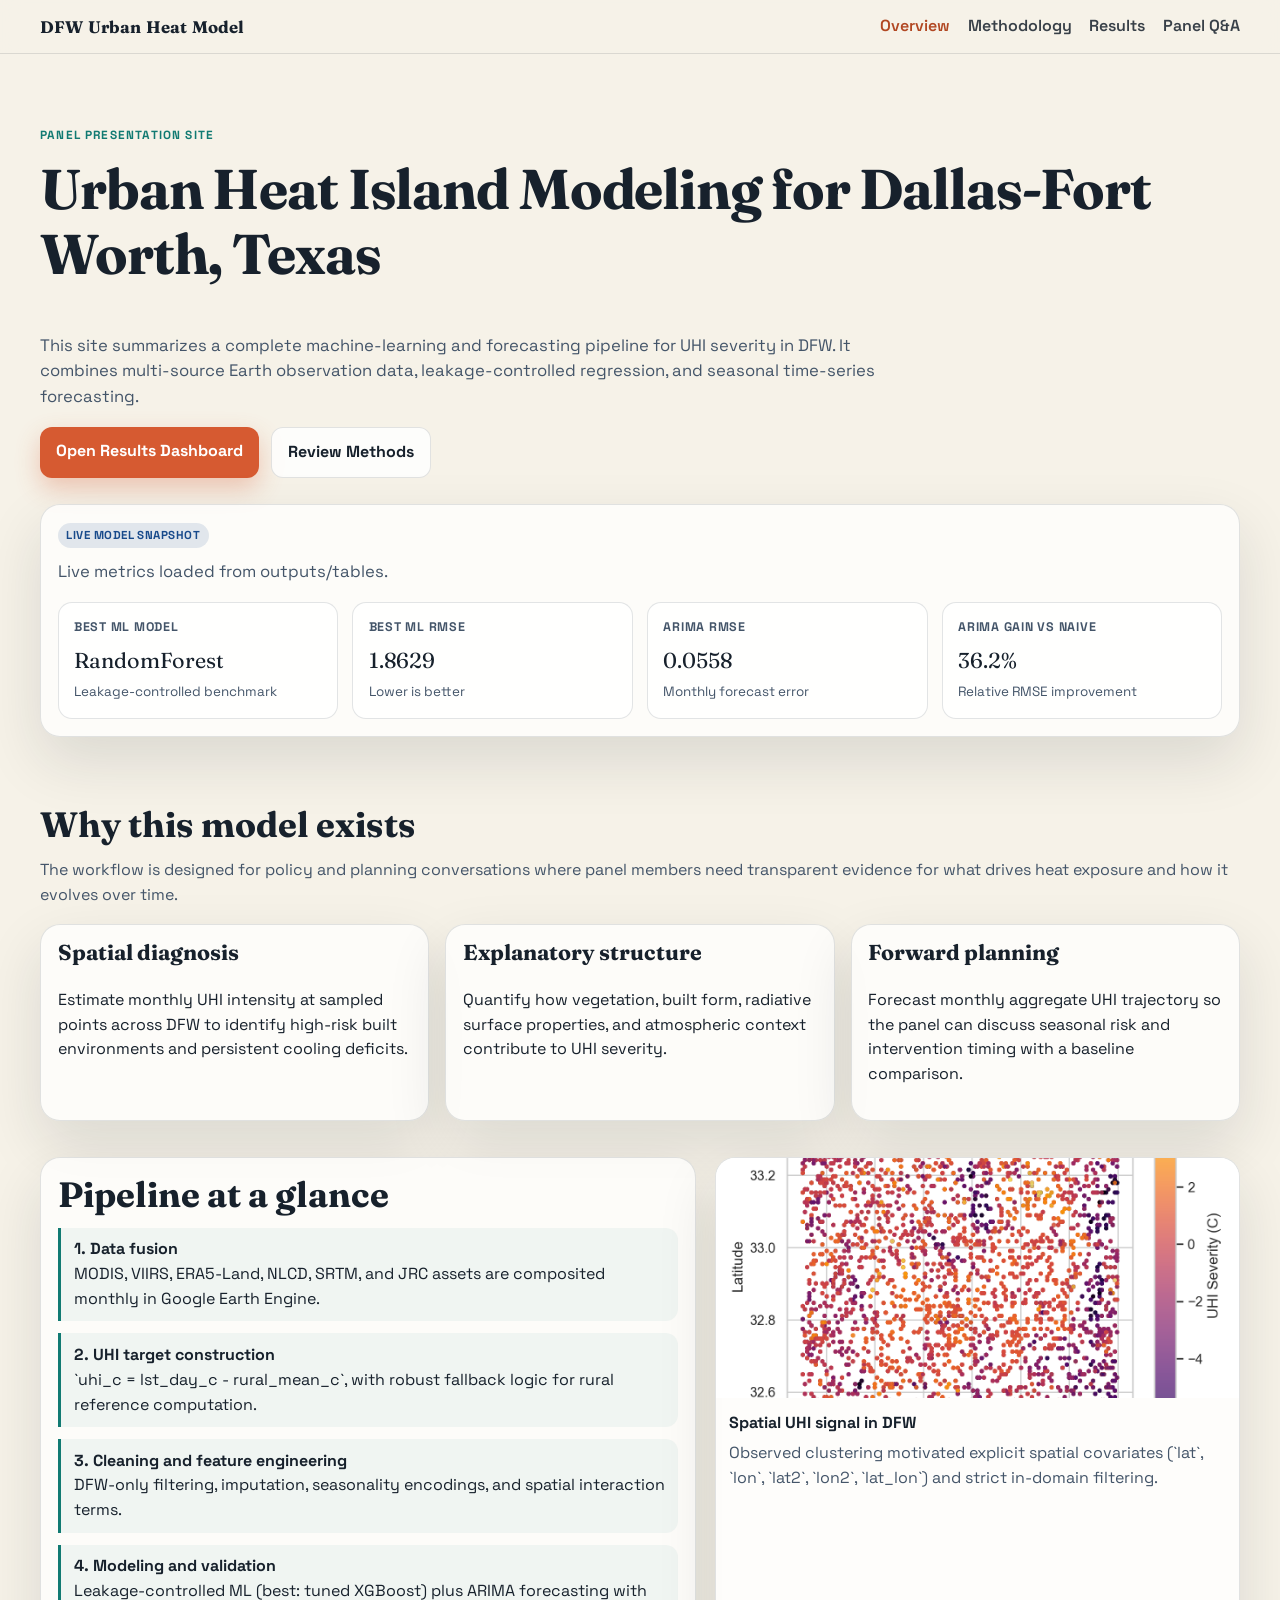
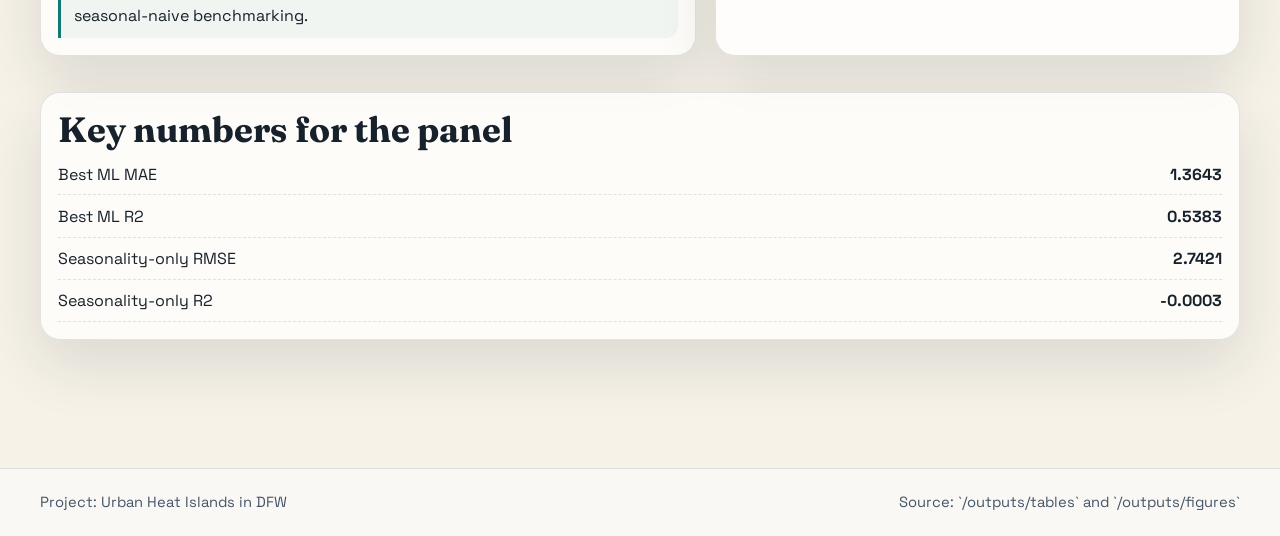
<file: website/index.html>
<!doctype html>
<html lang="en">
  <head>
    <meta charset="UTF-8" />
    <meta name="viewport" content="width=device-width, initial-scale=1.0" />
    <title>DFW UHI Panel Briefing</title>
    <link rel="preconnect" href="https://fonts.googleapis.com" />
    <link rel="preconnect" href="https://fonts.gstatic.com" crossorigin />
    <link href="https://fonts.googleapis.com/css2?family=Fraunces:opsz,wght@9..144,500;9..144,700&family=Space+Grotesk:wght@400;500;700&display=swap" rel="stylesheet" />
    <link rel="stylesheet" href="assets/css/style.css" />
  </head>
  <body>
    <header class="site-header">
      <div class="inner">
        <a class="brand" href="index.html">DFW Urban Heat Model</a>
        <button class="nav-toggle" type="button">Menu</button>
        <nav class="nav-links" aria-label="Main navigation">
          <a href="index.html">Overview</a>
          <a href="methodology.html">Methodology</a>
          <a href="results.html">Results</a>
          <a href="panel-qa.html">Panel Q&amp;A</a>
        </nav>
      </div>
    </header>

    <main>
      <section class="hero reveal">
        <div>
          <div class="eyebrow">Panel Presentation Site</div>
          <h1>Urban Heat Island Modeling for Dallas-Fort Worth, Texas</h1>
          <p>
            This site summarizes a complete machine-learning and forecasting pipeline for UHI severity in DFW. It combines multi-source Earth observation data, leakage-controlled regression, and seasonal time-series forecasting.
          </p>
          <div class="button-row">
            <a class="btn btn-primary" href="results.html">Open Results Dashboard</a>
            <a class="btn btn-secondary" href="methodology.html">Review Methods</a>
          </div>
        </div>

        <div class="card">
          <div class="badge">Live Model Snapshot</div>
          <p class="muted" id="data-status" style="margin-top: 0.7rem;">Loading metrics from output tables...</p>
          <div class="metric-grid stagger" style="margin-top: 0.9rem;">
            <div class="metric">
              <div class="metric-label">Best ML Model</div>
              <div class="metric-value" id="best-model-name">...</div>
              <div class="metric-sub">Leakage-controlled benchmark</div>
            </div>
            <div class="metric">
              <div class="metric-label">Best ML RMSE</div>
              <div class="metric-value" id="best-model-rmse">...</div>
              <div class="metric-sub">Lower is better</div>
            </div>
            <div class="metric">
              <div class="metric-label">ARIMA RMSE</div>
              <div class="metric-value" id="arima-rmse">...</div>
              <div class="metric-sub">Monthly forecast error</div>
            </div>
            <div class="metric">
              <div class="metric-label">ARIMA Gain vs Naive</div>
              <div class="metric-value" id="arima-improvement">...</div>
              <div class="metric-sub">Relative RMSE improvement</div>
            </div>
          </div>
        </div>
      </section>

      <section class="section reveal">
        <div class="section-header">
          <h2>Why this model exists</h2>
          <p class="muted">The workflow is designed for policy and planning conversations where panel members need transparent evidence for what drives heat exposure and how it evolves over time.</p>
        </div>
        <div class="grid-3">
          <article class="card">
            <h3>Spatial diagnosis</h3>
            <p>Estimate monthly UHI intensity at sampled points across DFW to identify high-risk built environments and persistent cooling deficits.</p>
          </article>
          <article class="card">
            <h3>Explanatory structure</h3>
            <p>Quantify how vegetation, built form, radiative surface properties, and atmospheric context contribute to UHI severity.</p>
          </article>
          <article class="card">
            <h3>Forward planning</h3>
            <p>Forecast monthly aggregate UHI trajectory so the panel can discuss seasonal risk and intervention timing with a baseline comparison.</p>
          </article>
        </div>
      </section>

      <section class="section reveal">
        <div class="grid-2">
          <div class="card">
            <h2>Pipeline at a glance</h2>
            <div class="step-list">
              <div class="step"><strong>1. Data fusion</strong><br />MODIS, VIIRS, ERA5-Land, NLCD, SRTM, and JRC assets are composited monthly in Google Earth Engine.</div>
              <div class="step"><strong>2. UHI target construction</strong><br />`uhi_c = lst_day_c - rural_mean_c`, with robust fallback logic for rural reference computation.</div>
              <div class="step"><strong>3. Cleaning and feature engineering</strong><br />DFW-only filtering, imputation, seasonality encodings, and spatial interaction terms.</div>
              <div class="step"><strong>4. Modeling and validation</strong><br />Leakage-controlled ML (best: tuned XGBoost) plus ARIMA forecasting with seasonal-naive benchmarking.</div>
            </div>
          </div>
          <div class="figure-card">
            <img src="../outputs/figures/fig3_spatial_uhi.png" alt="Spatial UHI map" />
            <div class="figure-body">
              <div class="figure-title">Spatial UHI signal in DFW</div>
              <p class="muted">Observed clustering motivated explicit spatial covariates (`lat`, `lon`, `lat2`, `lon2`, `lat_lon`) and strict in-domain filtering.</p>
            </div>
          </div>
        </div>
      </section>

      <section class="section reveal">
        <div class="card">
          <h2>Key numbers for the panel</h2>
          <div class="kv" style="margin-top: 0.8rem;">
            <div><span>Best ML MAE</span><span id="best-model-mae">...</span></div>
            <div><span>Best ML R2</span><span id="best-model-r2">...</span></div>
            <div><span>Seasonality-only RMSE</span><span id="seasonal-rmse">...</span></div>
            <div><span>Seasonality-only R2</span><span id="seasonal-r2">...</span></div>
          </div>
        </div>
      </section>
    </main>

    <footer class="site-footer">
      <div class="inner">
        <span>Project: Urban Heat Islands in DFW</span>
        <span>Source: `/outputs/tables` and `/outputs/figures`</span>
      </div>
    </footer>

    <script src="assets/js/common.js"></script>
    <script src="assets/js/metrics.js"></script>
  </body>
</html>
</file>
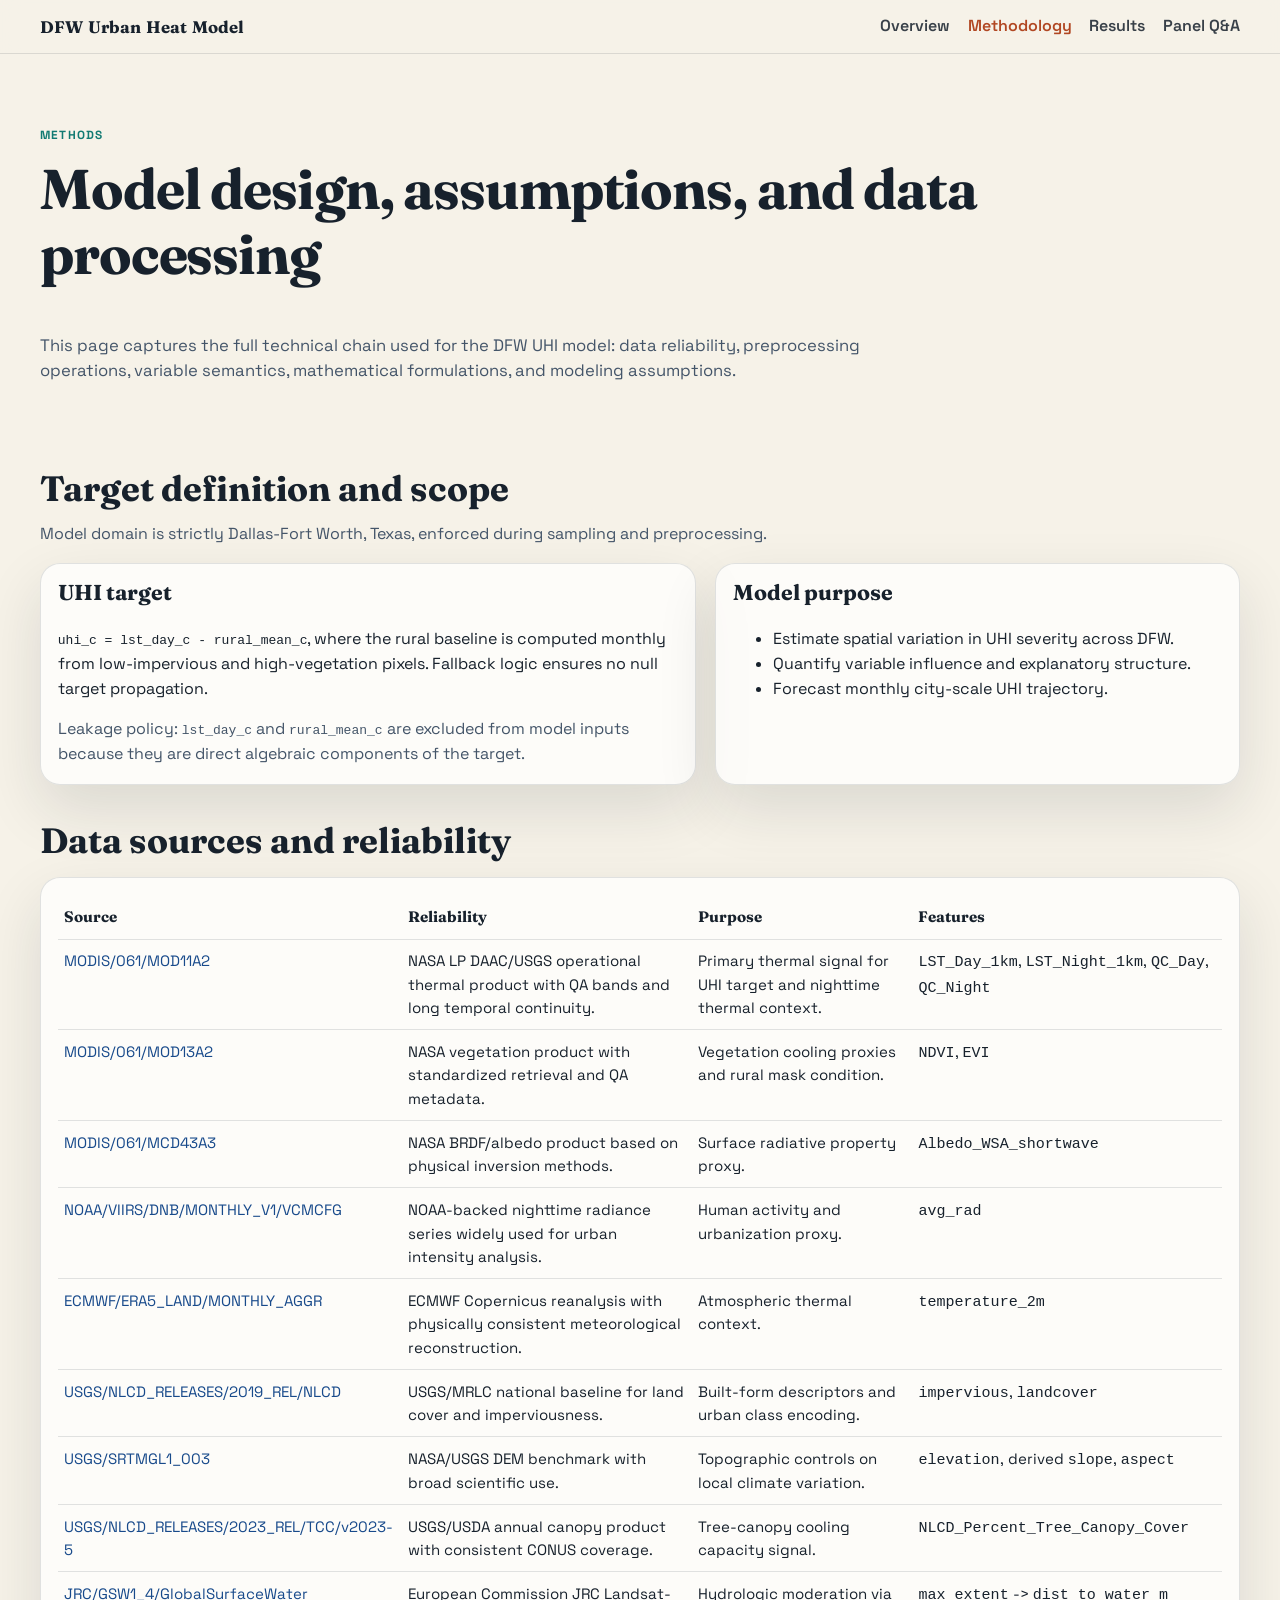
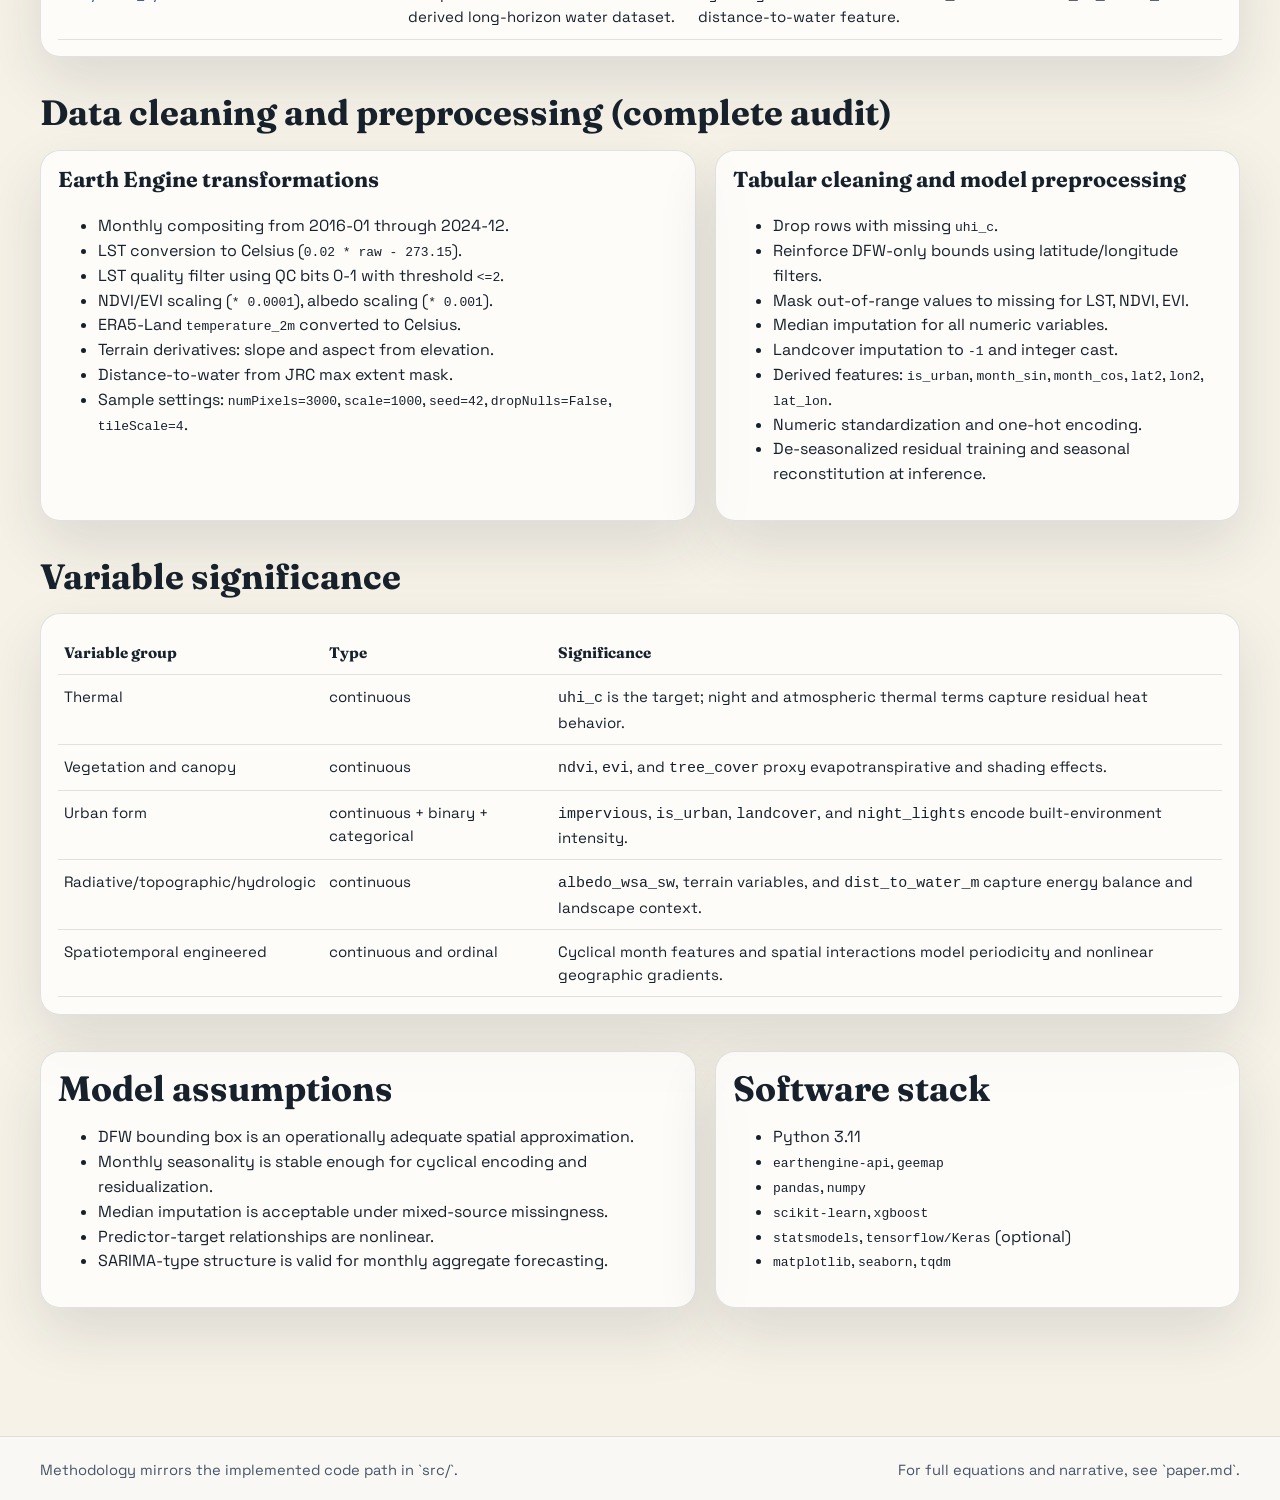
<file: website/methodology.html>
<!doctype html>
<html lang="en">
  <head>
    <meta charset="UTF-8" />
    <meta name="viewport" content="width=device-width, initial-scale=1.0" />
    <title>Methodology | DFW UHI Model</title>
    <link rel="preconnect" href="https://fonts.googleapis.com" />
    <link rel="preconnect" href="https://fonts.gstatic.com" crossorigin />
    <link href="https://fonts.googleapis.com/css2?family=Fraunces:opsz,wght@9..144,500;9..144,700&family=Space+Grotesk:wght@400;500;700&display=swap" rel="stylesheet" />
    <link rel="stylesheet" href="assets/css/style.css" />
  </head>
  <body>
    <header class="site-header">
      <div class="inner">
        <a class="brand" href="index.html">DFW Urban Heat Model</a>
        <button class="nav-toggle" type="button">Menu</button>
        <nav class="nav-links" aria-label="Main navigation">
          <a href="index.html">Overview</a>
          <a href="methodology.html">Methodology</a>
          <a href="results.html">Results</a>
          <a href="panel-qa.html">Panel Q&amp;A</a>
        </nav>
      </div>
    </header>

    <main>
      <section class="hero reveal">
        <div>
          <div class="eyebrow">Methods</div>
          <h1>Model design, assumptions, and data processing</h1>
          <p>
            This page captures the full technical chain used for the DFW UHI model: data reliability, preprocessing operations, variable semantics, mathematical formulations, and modeling assumptions.
          </p>
        </div>
      </section>

      <section class="section reveal">
        <div class="section-header">
          <h2>Target definition and scope</h2>
          <p class="muted">Model domain is strictly Dallas-Fort Worth, Texas, enforced during sampling and preprocessing.</p>
        </div>
        <div class="grid-2">
          <div class="card">
            <h3>UHI target</h3>
            <p>
              <code>uhi_c = lst_day_c - rural_mean_c</code>, where the rural baseline is computed monthly from low-impervious and high-vegetation pixels. Fallback logic ensures no null target propagation.
            </p>
            <p class="muted" style="margin-bottom: 0;">
              Leakage policy: <code>lst_day_c</code> and <code>rural_mean_c</code> are excluded from model inputs because they are direct algebraic components of the target.
            </p>
          </div>
          <div class="card">
            <h3>Model purpose</h3>
            <ul>
              <li>Estimate spatial variation in UHI severity across DFW.</li>
              <li>Quantify variable influence and explanatory structure.</li>
              <li>Forecast monthly city-scale UHI trajectory.</li>
            </ul>
          </div>
        </div>
      </section>

      <section class="section reveal">
        <div class="section-header">
          <h2>Data sources and reliability</h2>
        </div>
        <div class="card table-wrap">
          <table>
            <thead>
              <tr>
                <th>Source</th>
                <th>Reliability</th>
                <th>Purpose</th>
                <th>Features</th>
              </tr>
            </thead>
            <tbody>
              <tr>
                <td><a href="https://developers.google.com/earth-engine/datasets/catalog/MODIS_061_MOD11A2" target="_blank" rel="noreferrer">MODIS/061/MOD11A2</a></td>
                <td>NASA LP DAAC/USGS operational thermal product with QA bands and long temporal continuity.</td>
                <td>Primary thermal signal for UHI target and nighttime thermal context.</td>
                <td><code>LST_Day_1km</code>, <code>LST_Night_1km</code>, <code>QC_Day</code>, <code>QC_Night</code></td>
              </tr>
              <tr>
                <td><a href="https://developers.google.com/earth-engine/datasets/catalog/MODIS_061_MOD13A2" target="_blank" rel="noreferrer">MODIS/061/MOD13A2</a></td>
                <td>NASA vegetation product with standardized retrieval and QA metadata.</td>
                <td>Vegetation cooling proxies and rural mask condition.</td>
                <td><code>NDVI</code>, <code>EVI</code></td>
              </tr>
              <tr>
                <td><a href="https://developers.google.com/earth-engine/datasets/catalog/MODIS_061_MCD43A3" target="_blank" rel="noreferrer">MODIS/061/MCD43A3</a></td>
                <td>NASA BRDF/albedo product based on physical inversion methods.</td>
                <td>Surface radiative property proxy.</td>
                <td><code>Albedo_WSA_shortwave</code></td>
              </tr>
              <tr>
                <td><a href="https://developers.google.com/earth-engine/datasets/catalog/NOAA_VIIRS_DNB_MONTHLY_V1_VCMCFG" target="_blank" rel="noreferrer">NOAA/VIIRS/DNB/MONTHLY_V1/VCMCFG</a></td>
                <td>NOAA-backed nighttime radiance series widely used for urban intensity analysis.</td>
                <td>Human activity and urbanization proxy.</td>
                <td><code>avg_rad</code></td>
              </tr>
              <tr>
                <td><a href="https://developers.google.com/earth-engine/datasets/catalog/ECMWF_ERA5_LAND_MONTHLY_AGGR" target="_blank" rel="noreferrer">ECMWF/ERA5_LAND/MONTHLY_AGGR</a></td>
                <td>ECMWF Copernicus reanalysis with physically consistent meteorological reconstruction.</td>
                <td>Atmospheric thermal context.</td>
                <td><code>temperature_2m</code></td>
              </tr>
              <tr>
                <td><a href="https://developers.google.com/earth-engine/datasets/catalog/USGS_NLCD_RELEASES_2019_REL_NLCD" target="_blank" rel="noreferrer">USGS/NLCD_RELEASES/2019_REL/NLCD</a></td>
                <td>USGS/MRLC national baseline for land cover and imperviousness.</td>
                <td>Built-form descriptors and urban class encoding.</td>
                <td><code>impervious</code>, <code>landcover</code></td>
              </tr>
              <tr>
                <td><a href="https://developers.google.com/earth-engine/datasets/catalog/USGS_SRTMGL1_003" target="_blank" rel="noreferrer">USGS/SRTMGL1_003</a></td>
                <td>NASA/USGS DEM benchmark with broad scientific use.</td>
                <td>Topographic controls on local climate variation.</td>
                <td><code>elevation</code>, derived <code>slope</code>, <code>aspect</code></td>
              </tr>
              <tr>
                <td><a href="https://developers.google.com/earth-engine/datasets/catalog/USGS_NLCD_RELEASES_2023_REL_TCC_v2023-5" target="_blank" rel="noreferrer">USGS/NLCD_RELEASES/2023_REL/TCC/v2023-5</a></td>
                <td>USGS/USDA annual canopy product with consistent CONUS coverage.</td>
                <td>Tree-canopy cooling capacity signal.</td>
                <td><code>NLCD_Percent_Tree_Canopy_Cover</code></td>
              </tr>
              <tr>
                <td><a href="https://developers.google.com/earth-engine/datasets/catalog/JRC_GSW1_4_GlobalSurfaceWater" target="_blank" rel="noreferrer">JRC/GSW1_4/GlobalSurfaceWater</a></td>
                <td>European Commission JRC Landsat-derived long-horizon water dataset.</td>
                <td>Hydrologic moderation via distance-to-water feature.</td>
                <td><code>max_extent</code> -> <code>dist_to_water_m</code></td>
              </tr>
            </tbody>
          </table>
        </div>
      </section>

      <section class="section reveal">
        <div class="section-header">
          <h2>Data cleaning and preprocessing (complete audit)</h2>
        </div>
        <div class="grid-2">
          <div class="card">
            <h3>Earth Engine transformations</h3>
            <ul>
              <li>Monthly compositing from 2016-01 through 2024-12.</li>
              <li>LST conversion to Celsius (<code>0.02 * raw - 273.15</code>).</li>
              <li>LST quality filter using QC bits 0-1 with threshold <code>&lt;=2</code>.</li>
              <li>NDVI/EVI scaling (<code>* 0.0001</code>), albedo scaling (<code>* 0.001</code>).</li>
              <li>ERA5-Land <code>temperature_2m</code> converted to Celsius.</li>
              <li>Terrain derivatives: slope and aspect from elevation.</li>
              <li>Distance-to-water from JRC max extent mask.</li>
              <li>Sample settings: <code>numPixels=3000</code>, <code>scale=1000</code>, <code>seed=42</code>, <code>dropNulls=False</code>, <code>tileScale=4</code>.</li>
            </ul>
          </div>
          <div class="card">
            <h3>Tabular cleaning and model preprocessing</h3>
            <ul>
              <li>Drop rows with missing <code>uhi_c</code>.</li>
              <li>Reinforce DFW-only bounds using latitude/longitude filters.</li>
              <li>Mask out-of-range values to missing for LST, NDVI, EVI.</li>
              <li>Median imputation for all numeric variables.</li>
              <li>Landcover imputation to <code>-1</code> and integer cast.</li>
              <li>Derived features: <code>is_urban</code>, <code>month_sin</code>, <code>month_cos</code>, <code>lat2</code>, <code>lon2</code>, <code>lat_lon</code>.</li>
              <li>Numeric standardization and one-hot encoding.</li>
              <li>De-seasonalized residual training and seasonal reconstitution at inference.</li>
            </ul>
          </div>
        </div>
      </section>

      <section class="section reveal">
        <div class="section-header">
          <h2>Variable significance</h2>
        </div>
        <div class="card table-wrap">
          <table>
            <thead>
              <tr>
                <th>Variable group</th>
                <th>Type</th>
                <th>Significance</th>
              </tr>
            </thead>
            <tbody>
              <tr>
                <td>Thermal</td>
                <td>continuous</td>
                <td><code>uhi_c</code> is the target; night and atmospheric thermal terms capture residual heat behavior.</td>
              </tr>
              <tr>
                <td>Vegetation and canopy</td>
                <td>continuous</td>
                <td><code>ndvi</code>, <code>evi</code>, and <code>tree_cover</code> proxy evapotranspirative and shading effects.</td>
              </tr>
              <tr>
                <td>Urban form</td>
                <td>continuous + binary + categorical</td>
                <td><code>impervious</code>, <code>is_urban</code>, <code>landcover</code>, and <code>night_lights</code> encode built-environment intensity.</td>
              </tr>
              <tr>
                <td>Radiative/topographic/hydrologic</td>
                <td>continuous</td>
                <td><code>albedo_wsa_sw</code>, terrain variables, and <code>dist_to_water_m</code> capture energy balance and landscape context.</td>
              </tr>
              <tr>
                <td>Spatiotemporal engineered</td>
                <td>continuous and ordinal</td>
                <td>Cyclical month features and spatial interactions model periodicity and nonlinear geographic gradients.</td>
              </tr>
            </tbody>
          </table>
        </div>
      </section>

      <section class="section reveal">
        <div class="grid-2">
          <div class="card">
            <h2>Model assumptions</h2>
            <ul>
              <li>DFW bounding box is an operationally adequate spatial approximation.</li>
              <li>Monthly seasonality is stable enough for cyclical encoding and residualization.</li>
              <li>Median imputation is acceptable under mixed-source missingness.</li>
              <li>Predictor-target relationships are nonlinear.</li>
              <li>SARIMA-type structure is valid for monthly aggregate forecasting.</li>
            </ul>
          </div>
          <div class="card">
            <h2>Software stack</h2>
            <ul>
              <li>Python 3.11</li>
              <li><code>earthengine-api</code>, <code>geemap</code></li>
              <li><code>pandas</code>, <code>numpy</code></li>
              <li><code>scikit-learn</code>, <code>xgboost</code></li>
              <li><code>statsmodels</code>, <code>tensorflow/Keras</code> (optional)</li>
              <li><code>matplotlib</code>, <code>seaborn</code>, <code>tqdm</code></li>
            </ul>
          </div>
        </div>
      </section>
    </main>

    <footer class="site-footer">
      <div class="inner">
        <span>Methodology mirrors the implemented code path in `src/`.</span>
        <span>For full equations and narrative, see `paper.md`.</span>
      </div>
    </footer>

    <script src="assets/js/common.js"></script>
  </body>
</html>
</file>
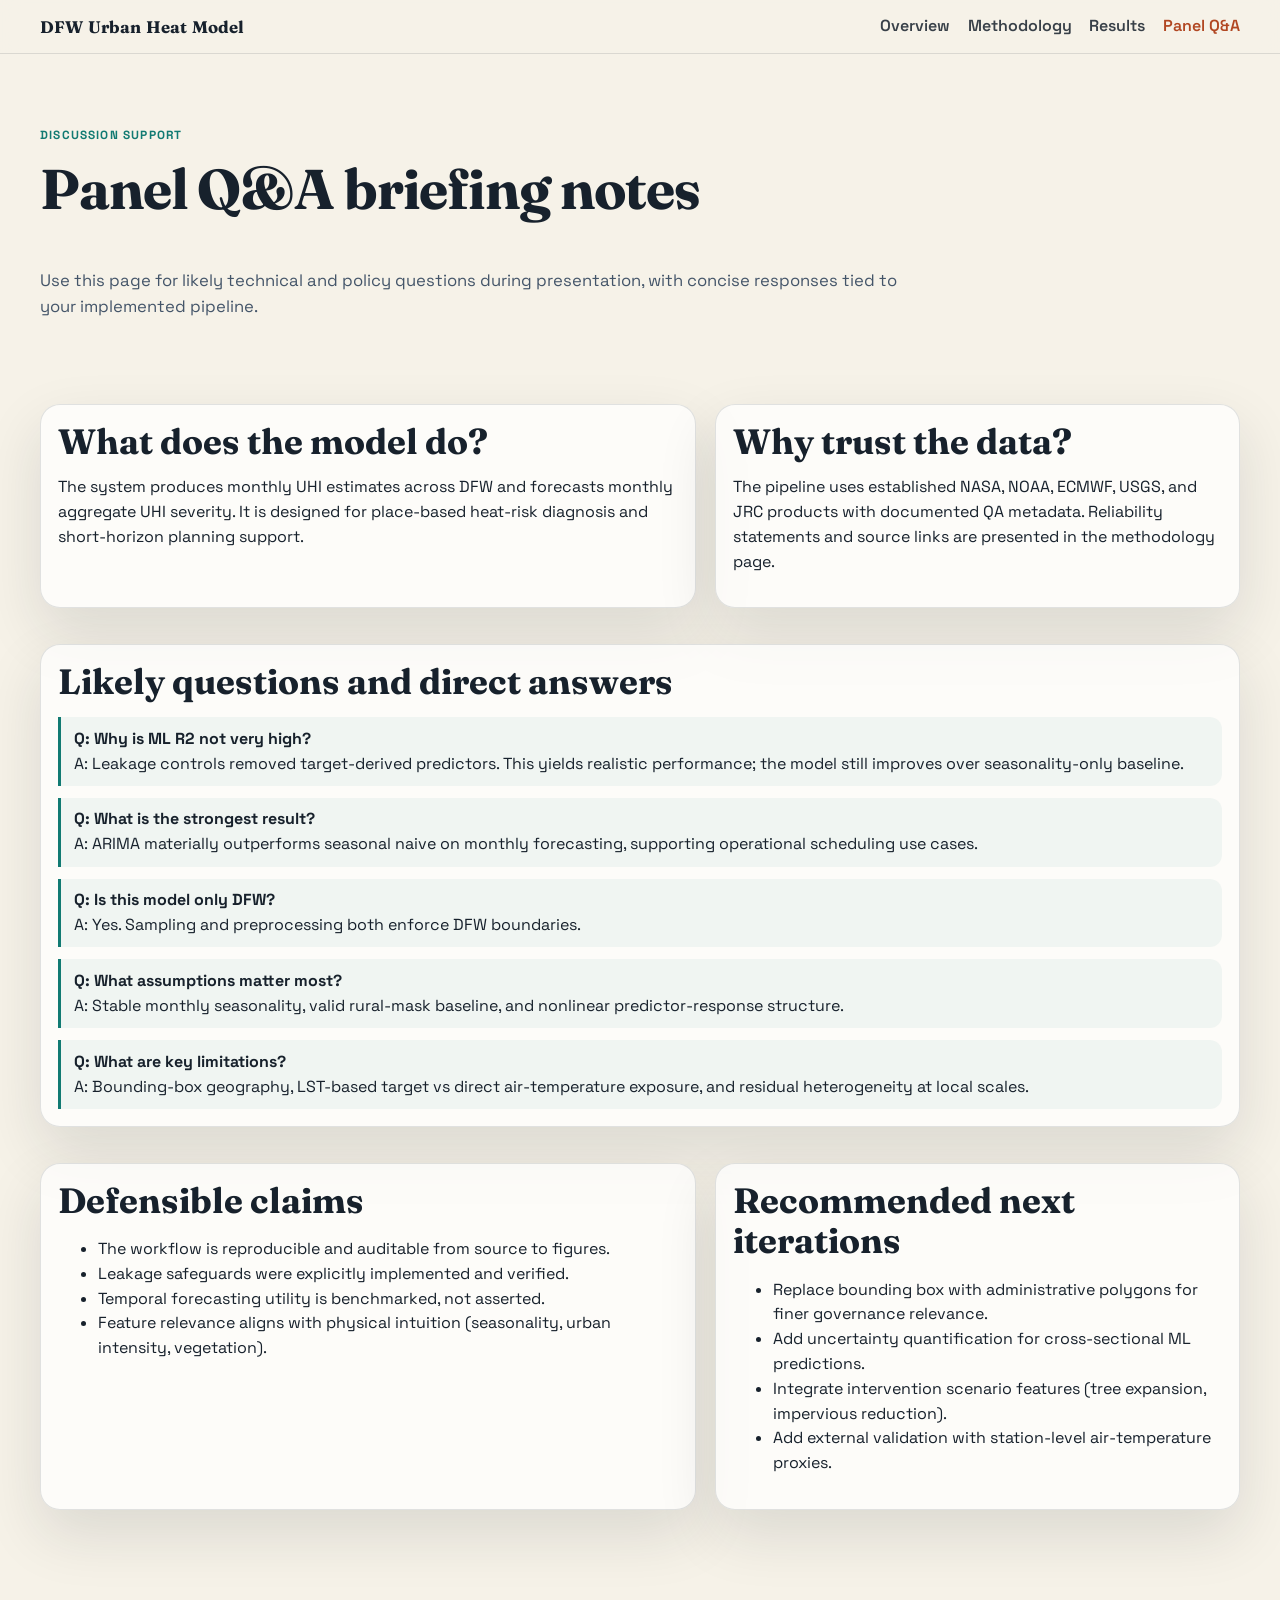
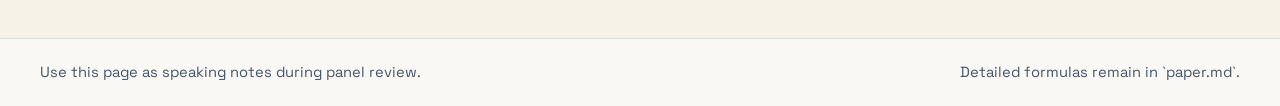
<file: website/panel-qa.html>
<!doctype html>
<html lang="en">
  <head>
    <meta charset="UTF-8" />
    <meta name="viewport" content="width=device-width, initial-scale=1.0" />
    <title>Panel Q&amp;A | DFW UHI Model</title>
    <link rel="preconnect" href="https://fonts.googleapis.com" />
    <link rel="preconnect" href="https://fonts.gstatic.com" crossorigin />
    <link href="https://fonts.googleapis.com/css2?family=Fraunces:opsz,wght@9..144,500;9..144,700&family=Space+Grotesk:wght@400;500;700&display=swap" rel="stylesheet" />
    <link rel="stylesheet" href="assets/css/style.css" />
  </head>
  <body>
    <header class="site-header">
      <div class="inner">
        <a class="brand" href="index.html">DFW Urban Heat Model</a>
        <button class="nav-toggle" type="button">Menu</button>
        <nav class="nav-links" aria-label="Main navigation">
          <a href="index.html">Overview</a>
          <a href="methodology.html">Methodology</a>
          <a href="results.html">Results</a>
          <a href="panel-qa.html">Panel Q&amp;A</a>
        </nav>
      </div>
    </header>

    <main>
      <section class="hero reveal">
        <div>
          <div class="eyebrow">Discussion Support</div>
          <h1>Panel Q&amp;A briefing notes</h1>
          <p>Use this page for likely technical and policy questions during presentation, with concise responses tied to your implemented pipeline.</p>
        </div>
      </section>

      <section class="section reveal">
        <div class="grid-2">
          <article class="card">
            <h2>What does the model do?</h2>
            <p>The system produces monthly UHI estimates across DFW and forecasts monthly aggregate UHI severity. It is designed for place-based heat-risk diagnosis and short-horizon planning support.</p>
          </article>
          <article class="card">
            <h2>Why trust the data?</h2>
            <p>The pipeline uses established NASA, NOAA, ECMWF, USGS, and JRC products with documented QA metadata. Reliability statements and source links are presented in the methodology page.</p>
          </article>
        </div>
      </section>

      <section class="section reveal">
        <div class="card">
          <h2>Likely questions and direct answers</h2>
          <div class="step-list" style="margin-top: 0.9rem;">
            <div class="step"><strong>Q: Why is ML R2 not very high?</strong><br />A: Leakage controls removed target-derived predictors. This yields realistic performance; the model still improves over seasonality-only baseline.</div>
            <div class="step"><strong>Q: What is the strongest result?</strong><br />A: ARIMA materially outperforms seasonal naive on monthly forecasting, supporting operational scheduling use cases.</div>
            <div class="step"><strong>Q: Is this model only DFW?</strong><br />A: Yes. Sampling and preprocessing both enforce DFW boundaries.</div>
            <div class="step"><strong>Q: What assumptions matter most?</strong><br />A: Stable monthly seasonality, valid rural-mask baseline, and nonlinear predictor-response structure.</div>
            <div class="step"><strong>Q: What are key limitations?</strong><br />A: Bounding-box geography, LST-based target vs direct air-temperature exposure, and residual heterogeneity at local scales.</div>
          </div>
        </div>
      </section>

      <section class="section reveal">
        <div class="grid-2">
          <article class="card">
            <h2>Defensible claims</h2>
            <ul>
              <li>The workflow is reproducible and auditable from source to figures.</li>
              <li>Leakage safeguards were explicitly implemented and verified.</li>
              <li>Temporal forecasting utility is benchmarked, not asserted.</li>
              <li>Feature relevance aligns with physical intuition (seasonality, urban intensity, vegetation).</li>
            </ul>
          </article>
          <article class="card">
            <h2>Recommended next iterations</h2>
            <ul>
              <li>Replace bounding box with administrative polygons for finer governance relevance.</li>
              <li>Add uncertainty quantification for cross-sectional ML predictions.</li>
              <li>Integrate intervention scenario features (tree expansion, impervious reduction).</li>
              <li>Add external validation with station-level air-temperature proxies.</li>
            </ul>
          </article>
        </div>
      </section>
    </main>

    <footer class="site-footer">
      <div class="inner">
        <span>Use this page as speaking notes during panel review.</span>
        <span>Detailed formulas remain in `paper.md`.</span>
      </div>
    </footer>

    <script src="assets/js/common.js"></script>
  </body>
</html>
</file>
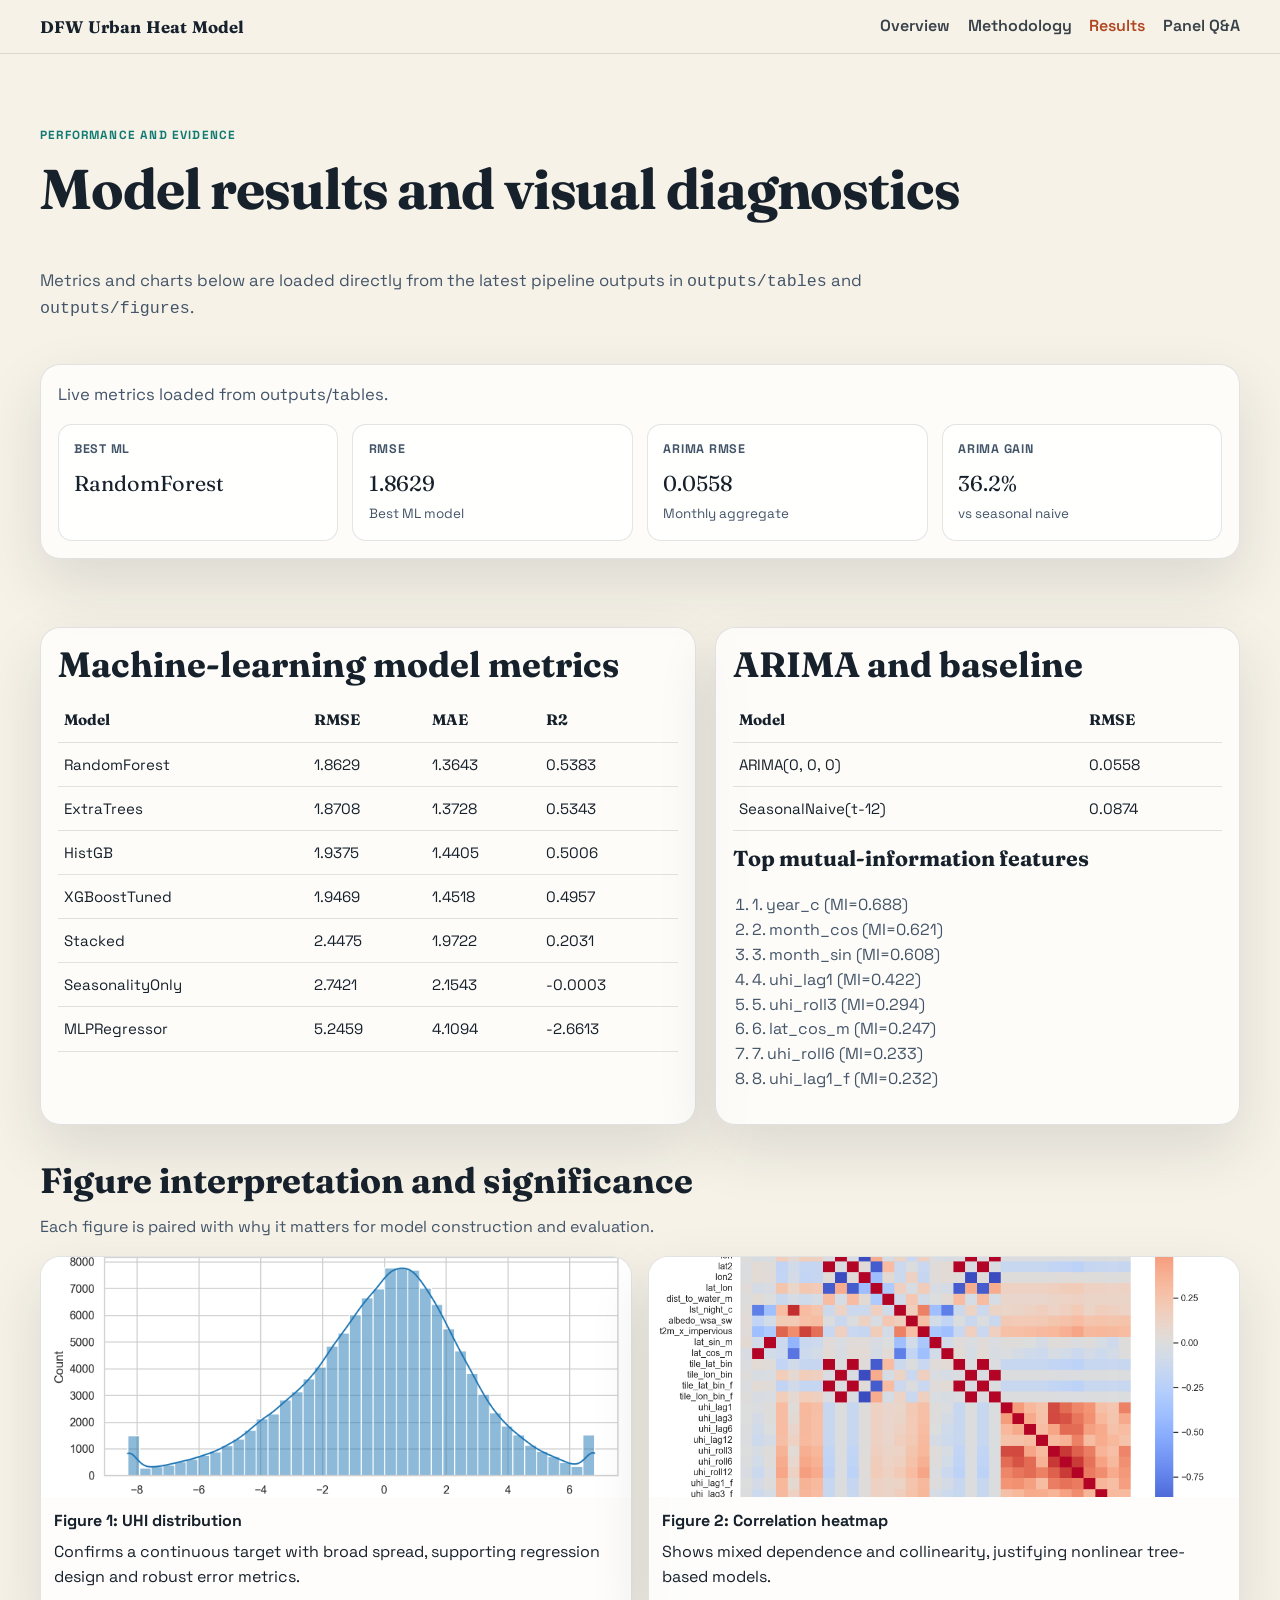
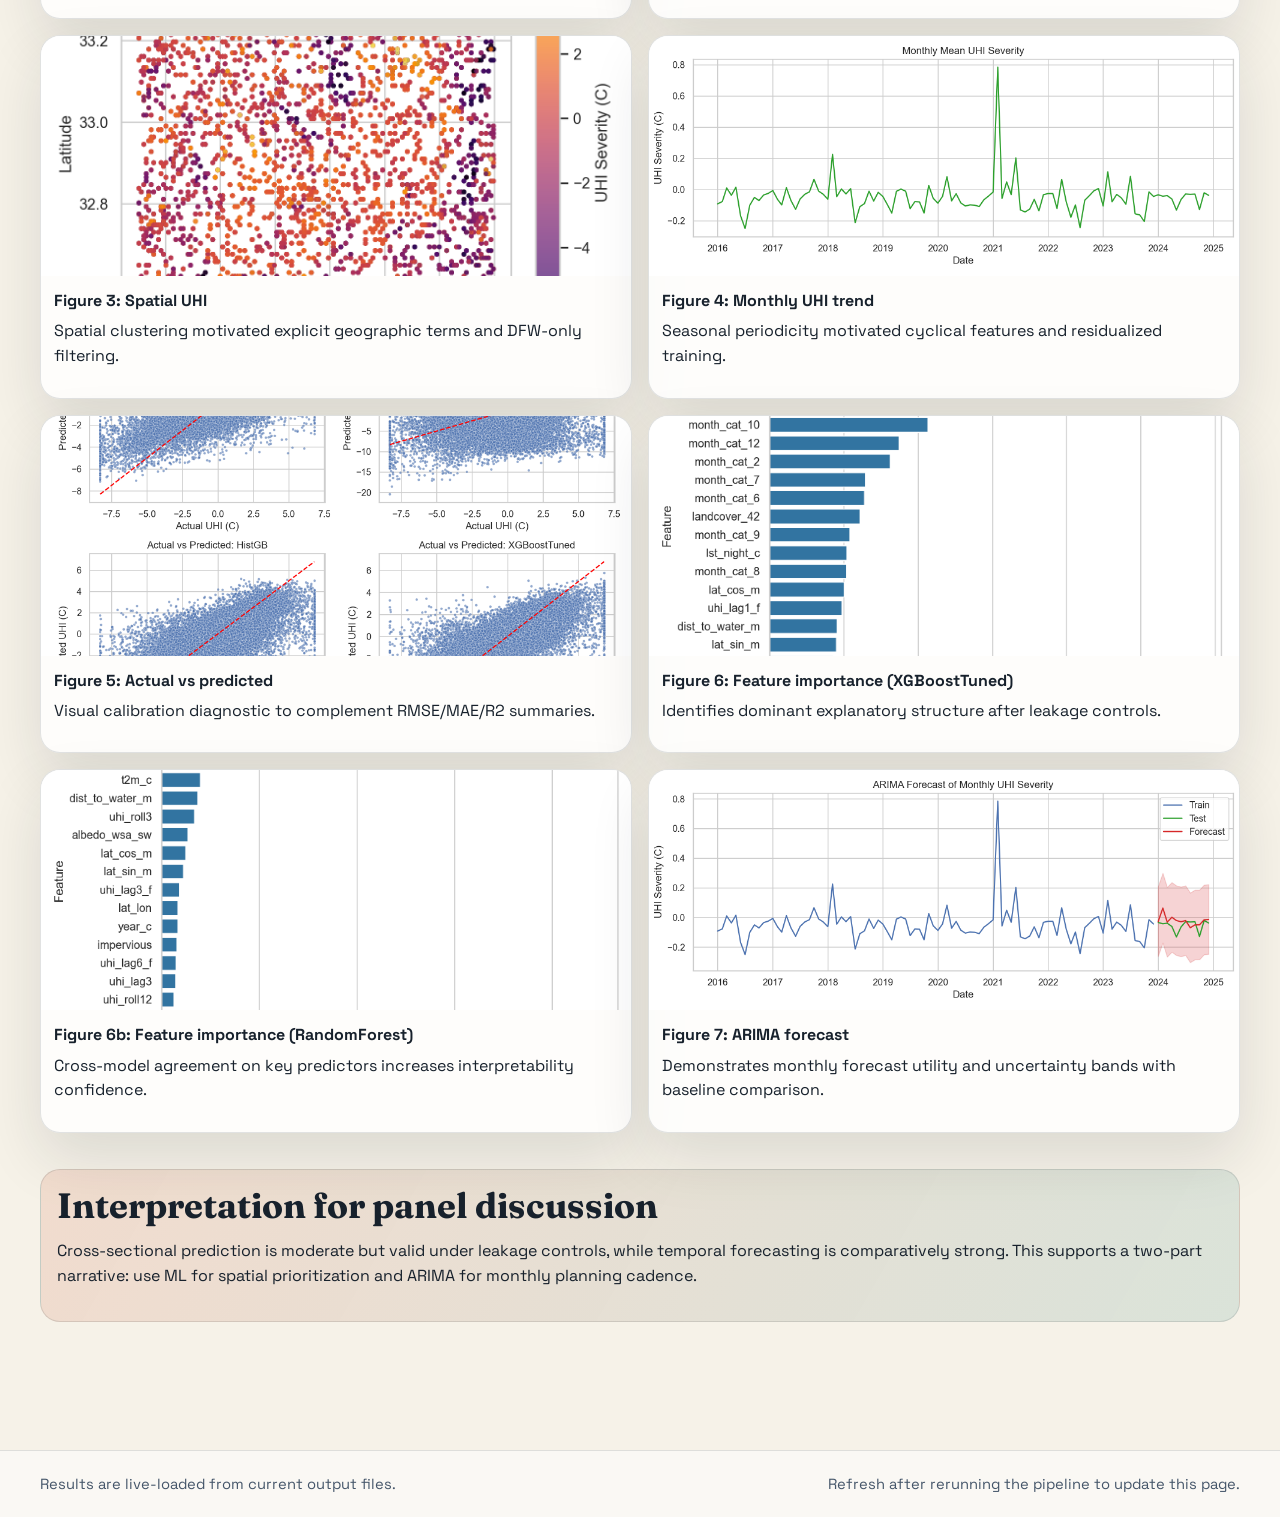
<file: website/results.html>
<!doctype html>
<html lang="en">
  <head>
    <meta charset="UTF-8" />
    <meta name="viewport" content="width=device-width, initial-scale=1.0" />
    <title>Results | DFW UHI Model</title>
    <link rel="preconnect" href="https://fonts.googleapis.com" />
    <link rel="preconnect" href="https://fonts.gstatic.com" crossorigin />
    <link href="https://fonts.googleapis.com/css2?family=Fraunces:opsz,wght@9..144,500;9..144,700&family=Space+Grotesk:wght@400;500;700&display=swap" rel="stylesheet" />
    <link rel="stylesheet" href="assets/css/style.css" />
  </head>
  <body>
    <header class="site-header">
      <div class="inner">
        <a class="brand" href="index.html">DFW Urban Heat Model</a>
        <button class="nav-toggle" type="button">Menu</button>
        <nav class="nav-links" aria-label="Main navigation">
          <a href="index.html">Overview</a>
          <a href="methodology.html">Methodology</a>
          <a href="results.html">Results</a>
          <a href="panel-qa.html">Panel Q&amp;A</a>
        </nav>
      </div>
    </header>

    <main>
      <section class="hero reveal">
        <div>
          <div class="eyebrow">Performance and Evidence</div>
          <h1>Model results and visual diagnostics</h1>
          <p>
            Metrics and charts below are loaded directly from the latest pipeline outputs in <code>outputs/tables</code> and <code>outputs/figures</code>.
          </p>
        </div>
        <div class="card">
          <p class="muted" id="data-status">Loading metrics from output tables...</p>
          <div class="metric-grid" style="margin-top: 0.8rem;">
            <div class="metric">
              <div class="metric-label">Best ML</div>
              <div class="metric-value" id="best-model-name">...</div>
            </div>
            <div class="metric">
              <div class="metric-label">RMSE</div>
              <div class="metric-value" id="best-model-rmse">...</div>
              <div class="metric-sub">Best ML model</div>
            </div>
            <div class="metric">
              <div class="metric-label">ARIMA RMSE</div>
              <div class="metric-value" id="arima-rmse">...</div>
              <div class="metric-sub">Monthly aggregate</div>
            </div>
            <div class="metric">
              <div class="metric-label">ARIMA Gain</div>
              <div class="metric-value" id="arima-improvement">...</div>
              <div class="metric-sub">vs seasonal naive</div>
            </div>
          </div>
        </div>
      </section>

      <section class="section reveal">
        <div class="grid-2">
          <div class="card table-wrap">
            <h2>Machine-learning model metrics</h2>
            <table>
              <thead>
                <tr>
                  <th>Model</th>
                  <th>RMSE</th>
                  <th>MAE</th>
                  <th>R2</th>
                </tr>
              </thead>
              <tbody id="model-table-body"></tbody>
            </table>
          </div>
          <div class="card table-wrap">
            <h2>ARIMA and baseline</h2>
            <table>
              <thead>
                <tr>
                  <th>Model</th>
                  <th>RMSE</th>
                </tr>
              </thead>
              <tbody id="arima-table-body"></tbody>
            </table>
            <h3 style="margin-top: 1rem;">Top mutual-information features</h3>
            <ol id="top-features" class="muted" style="padding-left: 1.2rem;"></ol>
          </div>
        </div>
      </section>

      <section class="section reveal">
        <div class="section-header">
          <h2>Figure interpretation and significance</h2>
          <p class="muted">Each figure is paired with why it matters for model construction and evaluation.</p>
        </div>
        <div class="figure-grid">
          <article class="figure-card">
            <img src="../outputs/figures/fig1_uhi_distribution.png" alt="UHI distribution" />
            <div class="figure-body">
              <div class="figure-title">Figure 1: UHI distribution</div>
              <p>Confirms a continuous target with broad spread, supporting regression design and robust error metrics.</p>
            </div>
          </article>
          <article class="figure-card">
            <img src="../outputs/figures/fig2_correlation_heatmap.png" alt="Correlation heatmap" />
            <div class="figure-body">
              <div class="figure-title">Figure 2: Correlation heatmap</div>
              <p>Shows mixed dependence and collinearity, justifying nonlinear tree-based models.</p>
            </div>
          </article>
          <article class="figure-card">
            <img src="../outputs/figures/fig3_spatial_uhi.png" alt="Spatial UHI map" />
            <div class="figure-body">
              <div class="figure-title">Figure 3: Spatial UHI</div>
              <p>Spatial clustering motivated explicit geographic terms and DFW-only filtering.</p>
            </div>
          </article>
          <article class="figure-card">
            <img src="../outputs/figures/fig4_uhi_timeseries.png" alt="Monthly UHI time series" />
            <div class="figure-body">
              <div class="figure-title">Figure 4: Monthly UHI trend</div>
              <p>Seasonal periodicity motivated cyclical features and residualized training.</p>
            </div>
          </article>
          <article class="figure-card">
            <img src="../outputs/figures/fig5_model_predictions.png" alt="Actual vs predicted" />
            <div class="figure-body">
              <div class="figure-title">Figure 5: Actual vs predicted</div>
              <p>Visual calibration diagnostic to complement RMSE/MAE/R2 summaries.</p>
            </div>
          </article>
          <article class="figure-card">
            <img src="../outputs/figures/fig6_feature_importance_XGBoostTuned.png" alt="Tuned XGBoost feature importance" />
            <div class="figure-body">
              <div class="figure-title">Figure 6: Feature importance (XGBoostTuned)</div>
              <p>Identifies dominant explanatory structure after leakage controls.</p>
            </div>
          </article>
          <article class="figure-card">
            <img src="../outputs/figures/fig6_feature_importance_RandomForest.png" alt="Random forest feature importance" />
            <div class="figure-body">
              <div class="figure-title">Figure 6b: Feature importance (RandomForest)</div>
              <p>Cross-model agreement on key predictors increases interpretability confidence.</p>
            </div>
          </article>
          <article class="figure-card">
            <img src="../outputs/figures/fig7_arima_forecast.png" alt="ARIMA forecast" />
            <div class="figure-body">
              <div class="figure-title">Figure 7: ARIMA forecast</div>
              <p>Demonstrates monthly forecast utility and uncertainty bands with baseline comparison.</p>
            </div>
          </article>
        </div>
      </section>

      <section class="section reveal">
        <div class="callout">
          <h2>Interpretation for panel discussion</h2>
          <p>
            Cross-sectional prediction is moderate but valid under leakage controls, while temporal forecasting is comparatively strong. This supports a two-part narrative: use ML for spatial prioritization and ARIMA for monthly planning cadence.
          </p>
        </div>
      </section>
    </main>

    <footer class="site-footer">
      <div class="inner">
        <span>Results are live-loaded from current output files.</span>
        <span>Refresh after rerunning the pipeline to update this page.</span>
      </div>
    </footer>

    <script src="assets/js/common.js"></script>
    <script src="assets/js/metrics.js"></script>
  </body>
</html>
</file>
<file: website/assets/css/style.css>
:root {
  --bg: #f6f2e8;
  --bg-alt: #f0e8da;
  --ink: #17212c;
  --muted: #445569;
  --line: rgba(23, 33, 44, 0.12);
  --card: rgba(255, 255, 255, 0.72);
  --accent: #d65a31;
  --accent-dark: #b14722;
  --accent-2: #117a72;
  --accent-3: #184a8b;
  --shadow: 0 24px 60px rgba(23, 33, 44, 0.12);
  --radius-lg: 20px;
  --radius-md: 14px;
  --max-width: 1200px;
}

* {
  box-sizing: border-box;
}

html,
body {
  margin: 0;
  padding: 0;
  color: var(--ink);
  background: var(--bg);
  font-family: "Space Grotesk", "Avenir Next", "Segoe UI", sans-serif;
  line-height: 1.55;
}

body {
  min-height: 100vh;
  position: relative;
  overflow-x: hidden;
}

body::before,
body::after {
  content: "";
  position: fixed;
  inset: auto;
  pointer-events: none;
  z-index: -2;
}

body::before {
  top: -180px;
  right: -140px;
  width: 460px;
  height: 460px;
  border-radius: 999px;
  background: radial-gradient(circle at 30% 30%, rgba(214, 90, 49, 0.28), rgba(214, 90, 49, 0));
}

body::after {
  bottom: -240px;
  left: -100px;
  width: 520px;
  height: 520px;
  border-radius: 999px;
  background: radial-gradient(circle at 60% 60%, rgba(17, 122, 114, 0.22), rgba(17, 122, 114, 0));
}

a {
  color: var(--accent-3);
  text-decoration: none;
}

a:hover {
  text-decoration: underline;
}

p {
  margin-top: 0;
}

h1,
h2,
h3,
h4 {
  margin-top: 0;
  font-family: "Fraunces", Georgia, serif;
  line-height: 1.15;
}

h1 {
  font-size: clamp(2rem, 5vw, 3.5rem);
  letter-spacing: -0.02em;
}

h2 {
  font-size: clamp(1.55rem, 3.2vw, 2.2rem);
  margin-bottom: 0.8rem;
}

h3 {
  font-size: clamp(1.1rem, 2.4vw, 1.35rem);
}

main,
.site-header .inner,
.site-footer .inner {
  width: min(var(--max-width), calc(100% - 2.4rem));
  margin-inline: auto;
}

main {
  padding-bottom: 4rem;
}

.site-header {
  position: sticky;
  top: 0;
  z-index: 40;
  backdrop-filter: blur(10px);
  background: rgba(246, 242, 232, 0.82);
  border-bottom: 1px solid var(--line);
}

.site-header .inner {
  display: flex;
  align-items: center;
  justify-content: space-between;
  gap: 1rem;
  padding: 0.85rem 0;
}

.brand {
  font-family: "Fraunces", Georgia, serif;
  font-size: 1.05rem;
  color: var(--ink);
  letter-spacing: 0.01em;
  font-weight: 700;
}

.nav-toggle {
  display: none;
  border: 1px solid var(--line);
  background: #fff;
  color: var(--ink);
  border-radius: 10px;
  padding: 0.4rem 0.65rem;
}

.nav-links {
  display: flex;
  gap: 1.1rem;
  align-items: center;
}

.nav-links a {
  color: var(--ink);
  font-weight: 600;
  opacity: 0.85;
}

.nav-links a.active {
  opacity: 1;
  color: var(--accent-dark);
}

.hero {
  padding: 4.5rem 0 3rem;
  display: grid;
  gap: 1.6rem;
  align-items: center;
}

.hero .eyebrow {
  text-transform: uppercase;
  letter-spacing: 0.1em;
  font-size: 0.74rem;
  color: var(--accent-2);
  font-weight: 700;
  margin-bottom: 0.8rem;
}

.hero p {
  max-width: 78ch;
  font-size: 1.04rem;
  color: var(--muted);
}

.button-row {
  display: flex;
  flex-wrap: wrap;
  gap: 0.75rem;
  margin-top: 1rem;
}

.btn {
  border: none;
  padding: 0.78rem 1rem;
  border-radius: 12px;
  font-weight: 700;
  cursor: pointer;
  text-decoration: none;
  transition: transform 0.18s ease, box-shadow 0.18s ease, background 0.18s ease;
}

.btn-primary {
  background: var(--accent);
  color: #fff;
  box-shadow: 0 10px 24px rgba(214, 90, 49, 0.3);
}

.btn-primary:hover {
  background: var(--accent-dark);
  transform: translateY(-1px);
  text-decoration: none;
}

.btn-secondary {
  background: rgba(255, 255, 255, 0.8);
  border: 1px solid var(--line);
  color: var(--ink);
}

.grid-2 {
  display: grid;
  grid-template-columns: 1.25fr 1fr;
  gap: 1.2rem;
}

.grid-3 {
  display: grid;
  grid-template-columns: repeat(3, minmax(0, 1fr));
  gap: 1rem;
}

.card {
  background: var(--card);
  border: 1px solid var(--line);
  border-radius: var(--radius-lg);
  padding: 1.05rem;
  box-shadow: var(--shadow);
}

.metric-grid {
  display: grid;
  grid-template-columns: repeat(4, minmax(0, 1fr));
  gap: 0.9rem;
}

.metric {
  border-radius: var(--radius-md);
  border: 1px solid var(--line);
  padding: 0.95rem;
  background: rgba(255, 255, 255, 0.86);
}

.metric-label {
  color: var(--muted);
  font-size: 0.78rem;
  font-weight: 700;
  letter-spacing: 0.06em;
  text-transform: uppercase;
}

.metric-value {
  margin-top: 0.45rem;
  font-family: "Fraunces", Georgia, serif;
  font-size: 1.35rem;
}

.metric-sub {
  margin-top: 0.25rem;
  font-size: 0.84rem;
  color: var(--muted);
}

.section {
  padding: 1.25rem 0 1rem;
}

.section-header {
  margin-bottom: 1rem;
}

.muted {
  color: var(--muted);
}

.step-list {
  display: grid;
  gap: 0.75rem;
}

.step {
  border-left: 3px solid var(--accent-2);
  padding: 0.6rem 0.8rem;
  background: rgba(17, 122, 114, 0.05);
  border-radius: 0 12px 12px 0;
}

.figure-grid {
  display: grid;
  grid-template-columns: repeat(2, minmax(0, 1fr));
  gap: 1rem;
}

.figure-card {
  border: 1px solid var(--line);
  border-radius: var(--radius-lg);
  overflow: hidden;
  background: rgba(255, 255, 255, 0.82);
  box-shadow: var(--shadow);
}

.figure-card img {
  width: 100%;
  height: 240px;
  object-fit: cover;
  display: block;
  background: #fff;
}

.figure-body {
  padding: 0.8rem;
}

.figure-title {
  font-weight: 700;
  margin-bottom: 0.35rem;
}

.table-wrap {
  overflow-x: auto;
}

table {
  width: 100%;
  border-collapse: collapse;
  font-size: 0.94rem;
}

th,
td {
  border-bottom: 1px solid var(--line);
  padding: 0.62rem 0.4rem;
  text-align: left;
  vertical-align: top;
}

th {
  font-family: "Fraunces", Georgia, serif;
  font-size: 0.95rem;
}

.badge {
  display: inline-block;
  padding: 0.22rem 0.54rem;
  border-radius: 999px;
  background: rgba(24, 74, 139, 0.12);
  color: var(--accent-3);
  font-size: 0.72rem;
  font-weight: 700;
  letter-spacing: 0.04em;
  text-transform: uppercase;
}

.callout {
  background: linear-gradient(120deg, rgba(214, 90, 49, 0.14), rgba(17, 122, 114, 0.12));
  border: 1px solid var(--line);
  border-radius: var(--radius-lg);
  padding: 1rem;
}

.kv {
  display: grid;
  gap: 0.6rem;
}

.kv div {
  display: flex;
  justify-content: space-between;
  gap: 0.8rem;
  border-bottom: 1px dashed var(--line);
  padding-bottom: 0.42rem;
}

.kv span:last-child {
  font-weight: 700;
}

.site-footer {
  border-top: 1px solid var(--line);
  margin-top: 3rem;
  background: rgba(255, 255, 255, 0.52);
}

.site-footer .inner {
  padding: 1.4rem 0;
  display: flex;
  justify-content: space-between;
  gap: 1rem;
  flex-wrap: wrap;
  color: var(--muted);
  font-size: 0.92rem;
}

.reveal {
  opacity: 0;
  transform: translateY(20px);
  transition: opacity 0.6s ease, transform 0.6s ease;
}

.reveal.show {
  opacity: 1;
  transform: translateY(0);
}

.stagger > * {
  opacity: 0;
  transform: translateY(12px);
  animation: staggerIn 0.55s ease forwards;
}

.stagger > *:nth-child(2) { animation-delay: 0.07s; }
.stagger > *:nth-child(3) { animation-delay: 0.14s; }
.stagger > *:nth-child(4) { animation-delay: 0.21s; }
.stagger > *:nth-child(5) { animation-delay: 0.28s; }

@keyframes staggerIn {
  to {
    opacity: 1;
    transform: translateY(0);
  }
}

@media (max-width: 1024px) {
  .metric-grid {
    grid-template-columns: repeat(2, minmax(0, 1fr));
  }

  .grid-2,
  .grid-3,
  .figure-grid {
    grid-template-columns: 1fr;
  }
}

@media (max-width: 760px) {
  .site-header .inner {
    align-items: flex-start;
  }

  .nav-toggle {
    display: block;
  }

  .nav-links {
    display: none;
    flex-direction: column;
    align-items: flex-start;
    width: 100%;
    padding-top: 0.65rem;
  }

  .nav-links.open {
    display: flex;
  }

  .hero {
    padding-top: 3.6rem;
  }

  .metric-grid {
    grid-template-columns: 1fr;
  }
}
</file>
